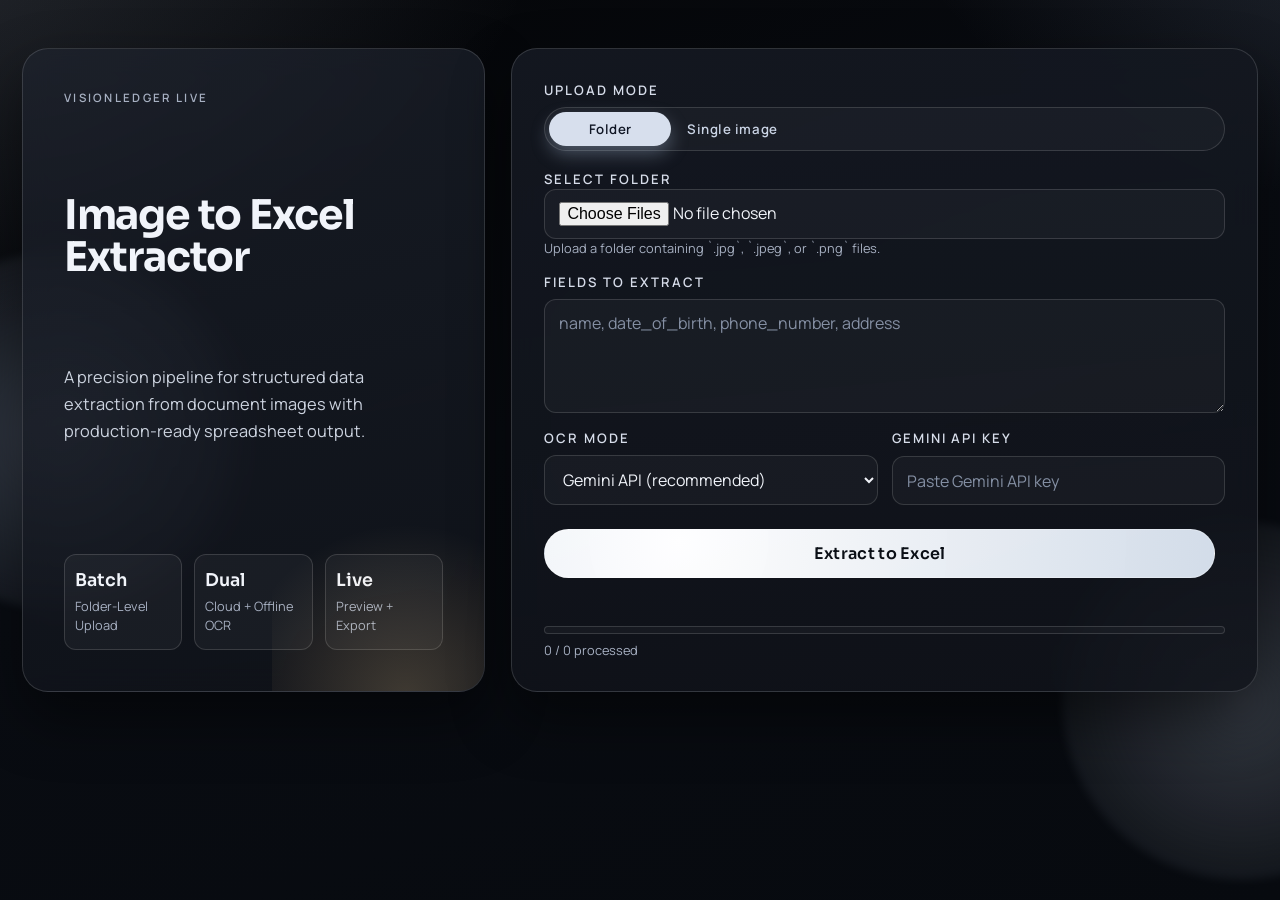
<file: templates/index.html>
﻿<!doctype html>
<html lang="en">
<head>
  <meta charset="UTF-8" />
  <meta name="viewport" content="width=device-width, initial-scale=1.0" />
  <title>VisionLedger Live | Precision Extraction</title>
  <link rel="preconnect" href="https://fonts.googleapis.com" />
  <link rel="preconnect" href="https://fonts.gstatic.com" crossorigin />
  <link href="https://fonts.googleapis.com/css2?family=Manrope:wght@400;500;600;700&family=Sora:wght@500;600;700&display=swap" rel="stylesheet" />
  <link rel="stylesheet" href="/static/styles.css" />
</head>
<body>
  <div class="ambient-glow ambient-glow-left" aria-hidden="true"></div>
  <div class="ambient-glow ambient-glow-right" aria-hidden="true"></div>

  <main class="page-shell">
    <section class="hero-block">
      <p class="eyebrow">VisionLedger Live</p>
      <h1>Image to Excel Extractor</h1>
      <p class="hero-copy">A precision pipeline for structured data extraction from document images with production-ready spreadsheet output.</p>
      <div class="hero-metrics">
        <article>
          <span class="metric-value">Batch</span>
          <span class="metric-label">Folder-Level Upload</span>
        </article>
        <article>
          <span class="metric-value">Dual</span>
          <span class="metric-label">Cloud + Offline OCR</span>
        </article>
        <article>
          <span class="metric-value">Live</span>
          <span class="metric-label">Preview + Export</span>
        </article>
      </div>
    </section>

    <section class="control-panel">
      <form id="extract-form">
        <div class="field-group">
          <span class="label">Upload mode</span>
          <div class="upload-mode" role="radiogroup" aria-label="Upload mode">
            <label class="mode-option">
              <input type="radio" name="upload_mode" value="folder" checked />
              <span>Folder</span>
            </label>
            <label class="mode-option">
              <input type="radio" name="upload_mode" value="single" />
              <span>Single image</span>
            </label>
          </div>
        </div>

        <div class="field-group">
          <div id="folder-upload-group">
            <label class="label" for="folder">Select folder</label>
            <input id="folder" name="files" type="file" webkitdirectory directory multiple required />
            <p class="hint">Upload a folder containing `.jpg`, `.jpeg`, or `.png` files.</p>
          </div>
          <div id="single-upload-group" class="hidden">
            <label class="label" for="single_image">Select image</label>
            <input id="single_image" type="file" accept=".jpg,.jpeg,.png,image/jpeg,image/png" />
            <p class="hint">Upload one `.jpg`, `.jpeg`, or `.png` image.</p>
          </div>
        </div>

        <div class="field-group">
          <label class="label" for="fields_to_extract">Fields to extract</label>
          <textarea
            id="fields_to_extract"
            name="fields_to_extract"
            rows="4"
            placeholder="name, date_of_birth, phone_number, address"
            required
          ></textarea>
        </div>

        <div class="grid-2">
          <div class="field-group">
            <label class="label" for="ocr_mode">OCR mode</label>
            <select id="ocr_mode" name="ocr_mode">
              <option value="gemini" selected>Gemini API (recommended)</option>
              <option value="local">Local OCR (offline)</option>
            </select>
          </div>

          <div id="gemini-fields" class="field-group">
            <label class="label" for="gemini_api_key">Gemini API key</label>
            <input id="gemini_api_key" name="gemini_api_key" type="password" placeholder="Paste Gemini API key" />
          </div>
        </div>

        <div class="action-row">
          <button id="submit-btn" type="submit">Extract to Excel</button>
          <button id="stop-btn" type="button" class="secondary-btn hidden">Stop</button>
        </div>
      </form>

      <div id="status" class="status" aria-live="polite"></div>
      <div class="progress-wrap" aria-hidden="true">
        <div class="progress-track">
          <div id="progress-fill" class="progress-fill"></div>
        </div>
        <p id="progress-count" class="progress-count">0 / 0 processed</p>
      </div>

    </section>

    <section id="result" class="result workspace hidden" aria-live="polite">
      <div class="result-head">
        <p id="live-summary">Live session</p>
        <a id="download-link" href="#">Download Excel</a>
      </div>

      <div class="workspace-tabs" role="tablist" aria-label="Result views">
        <button id="tab-processing" class="workspace-tab active" type="button" role="tab" aria-selected="true" data-view="processing">
          Processing
        </button>
        <button id="tab-review" class="workspace-tab" type="button" role="tab" aria-selected="false" data-view="review">
          Review Workspace
        </button>
      </div>

      <div id="view-processing" class="workspace-view">
        <div class="processing-grid">
          <article class="processing-card">
            <h3>Pipeline</h3>
            <p id="processing-overview">Upload configured. Start extraction to begin live indexing.</p>
          </article>
          <article class="processing-card">
            <h3>Current File</h3>
            <p id="processing-current-file">Waiting for first processed image.</p>
          </article>
          <article class="processing-card">
            <h3>Navigator</h3>
            <p>Open Review Workspace for full-width table analysis and visual source validation.</p>
          </article>
        </div>
        <div class="processing-actions">
          <button id="open-review-btn" type="button" class="secondary-btn">Open Review Workspace</button>
        </div>
      </div>

      <div id="view-review" class="workspace-view hidden">
        <div class="ops-toolbar">
          <input id="table-search" type="search" placeholder="Search extracted values or file names" />
          <select id="status-filter">
            <option value="all">All statuses</option>
            <option value="ok">Successful</option>
            <option value="error">Errors only</option>
          </select>
          <label class="follow-latest-toggle" for="follow-latest">
            <input id="follow-latest" type="checkbox" checked />
            <span>Follow latest</span>
          </label>
          <p id="live-count" class="live-count">0 records visible</p>
          <button id="toggle-image-pane" type="button" class="secondary-btn viewer-toggle">Collapse Image</button>
        </div>

        <div id="review-layout" class="review-layout">
          <div class="data-pane">
            <h3>Structured Data (Live)</h3>
            <div class="table-wrap">
              <table id="preview-table"></table>
            </div>
          </div>
          <aside id="review-image-pane" class="image-pane">
            <div class="image-pane-head">
              <h3>Source Image (Live)</h3>
              <p id="current-file" class="current-file">No image selected</p>
            </div>
            <div class="image-frame">
              <img id="source-preview" alt="Currently selected source file preview" />
            </div>
            <div id="thumb-rail" class="thumb-rail" aria-label="Processed files"></div>
          </aside>
        </div>
      </div>
    </section>
  </main>

  <script src="/static/app.js"></script>
</body>
</html>
</file>
<file: static/styles.css>
﻿:root {
  --bg-main: #07090d;
  --bg-surface: rgba(16, 19, 26, 0.84);
  --bg-surface-strong: rgba(20, 24, 33, 0.95);
  --ink-primary: #f1f4fa;
  --ink-secondary: #a7b0c2;
  --line-soft: rgba(255, 255, 255, 0.14);
  --line-strong: rgba(255, 255, 255, 0.24);
  --accent-glow: rgba(180, 202, 235, 0.35);
  --ok: #8cd9ac;
  --warn: #ffc07c;
  --danger: #ff8d8d;
  --radius-xl: 26px;
  --radius-lg: 16px;
  --radius-sm: 12px;
  --shadow-depth: 0 26px 60px rgba(0, 0, 0, 0.48);
  --line-gold: rgba(235, 205, 140, 0.44);
  --accent-gold: #f2cf90;
}

* {
  box-sizing: border-box;
}

html,
body {
  margin: 0;
  min-height: 100%;
}

body {
  font-family: "Manrope", "Segoe UI", sans-serif;
  color: var(--ink-primary);
  background:
    radial-gradient(1200px 700px at -14% -10%, rgba(169, 183, 208, 0.23), transparent 60%),
    radial-gradient(1000px 660px at 115% -20%, rgba(136, 153, 183, 0.28), transparent 60%),
    linear-gradient(160deg, #040507 0%, #090c12 45%, #070a0f 100%);
  position: relative;
  overflow-x: hidden;
}

.ambient-glow {
  position: fixed;
  width: clamp(220px, 28vw, 360px);
  height: clamp(220px, 28vw, 360px);
  border-radius: 50%;
  pointer-events: none;
  filter: blur(5px);
  z-index: 0;
  animation: floatPulse 8.5s ease-in-out infinite;
}

.ambient-glow-left {
  left: -120px;
  top: 28%;
  background: radial-gradient(circle, rgba(180, 200, 232, 0.27), rgba(180, 200, 232, 0));
}

.ambient-glow-right {
  right: -140px;
  top: 58%;
  background: radial-gradient(circle, rgba(220, 232, 255, 0.2), rgba(220, 232, 255, 0));
  animation-delay: 1.2s;
}

.page-shell {
  position: relative;
  z-index: 1;
  width: min(1340px, 100% - 44px);
  margin: 48px auto;
  display: grid;
  grid-template-columns: minmax(280px, 0.9fr) minmax(0, 1.45fr);
  gap: 26px;
}

.hero-block,
.control-panel {
  border: 1px solid var(--line-soft);
  border-radius: var(--radius-xl);
  background: linear-gradient(170deg, rgba(30, 35, 46, 0.7), rgba(16, 19, 26, 0.84));
  box-shadow: var(--shadow-depth);
  backdrop-filter: blur(14px);
}

.hero-block {
  padding: clamp(28px, 3.2vw, 42px);
  display: flex;
  flex-direction: column;
  justify-content: space-between;
  position: relative;
  overflow: hidden;
}

.hero-block::after {
  content: "";
  position: absolute;
  inset: auto -12% -32% auto;
  width: 58%;
  height: 62%;
  background: radial-gradient(circle, rgba(242, 207, 144, 0.21), transparent 72%);
  pointer-events: none;
}

.eyebrow {
  margin: 0;
  text-transform: uppercase;
  letter-spacing: 0.2em;
  font-size: 0.72rem;
  color: var(--ink-secondary);
  font-weight: 600;
}

h1 {
  margin: 14px 0 10px;
  font-family: "Sora", "Segoe UI", sans-serif;
  font-size: clamp(1.9rem, 3.2vw, 3.25rem);
  line-height: 1.04;
  letter-spacing: -0.03em;
}

.hero-copy {
  margin: 0;
  max-width: 35ch;
  color: #ccd3df;
  font-size: 1.02rem;
  line-height: 1.65;
}

.hero-metrics {
  margin-top: 34px;
  display: grid;
  grid-template-columns: repeat(3, minmax(0, 1fr));
  gap: 12px;
}

.hero-metrics article {
  border: 1px solid var(--line-soft);
  border-radius: var(--radius-sm);
  background: rgba(255, 255, 255, 0.04);
  padding: 14px 10px;
  display: grid;
  gap: 6px;
  min-height: 90px;
}

.metric-value {
  font-family: "Sora", "Segoe UI", sans-serif;
  font-size: 1.1rem;
  font-weight: 600;
}

.metric-label {
  color: var(--ink-secondary);
  font-size: 0.8rem;
  line-height: 1.5;
}

.control-panel {
  padding: clamp(22px, 2.6vw, 32px);
  background: linear-gradient(175deg, var(--bg-surface-strong), var(--bg-surface));
}

#extract-form {
  display: grid;
  gap: 16px;
}

.field-group {
  display: grid;
  gap: 8px;
}

.label {
  font-size: 0.82rem;
  text-transform: uppercase;
  letter-spacing: 0.15em;
  font-weight: 600;
  color: #d7ddea;
}

.hint {
  margin: 0;
  color: var(--ink-secondary);
  font-size: 0.8rem;
}

.grid-2 {
  display: grid;
  grid-template-columns: repeat(2, minmax(0, 1fr));
  gap: 14px;
}

.upload-mode {
  display: inline-flex;
  padding: 4px;
  border-radius: 999px;
  border: 1px solid var(--line-soft);
  background: rgba(255, 255, 255, 0.03);
}

.mode-option {
  position: relative;
  display: inline-flex;
  align-items: center;
}

.mode-option input {
  position: absolute;
  opacity: 0;
  pointer-events: none;
}

.mode-option span {
  display: inline-flex;
  align-items: center;
  justify-content: center;
  min-width: 122px;
  padding: 8px 14px;
  border-radius: 999px;
  color: #c9d3e4;
  font-size: 0.83rem;
  font-weight: 600;
  letter-spacing: 0.04em;
  transition: background-color 180ms ease, color 180ms ease, box-shadow 180ms ease;
}

.mode-option input:checked + span {
  background: rgba(230, 238, 252, 0.93);
  color: #111725;
  box-shadow: 0 8px 18px rgba(180, 199, 230, 0.34);
}

input,
textarea,
select,
button {
  width: 100%;
  font: inherit;
}

input,
textarea,
select {
  border: 1px solid var(--line-soft);
  border-radius: var(--radius-sm);
  background: rgba(255, 255, 255, 0.03);
  color: var(--ink-primary);
  padding: 12px 14px;
  transition: border-color 180ms ease, box-shadow 180ms ease, background-color 180ms ease;
}

input::placeholder,
textarea::placeholder {
  color: #8590a4;
}

textarea {
  resize: vertical;
  min-height: 110px;
}

input:focus,
textarea:focus,
select:focus {
  outline: none;
  border-color: var(--line-strong);
  box-shadow: 0 0 0 4px var(--accent-glow);
  background: rgba(255, 255, 255, 0.06);
}

button {
  border: 1px solid rgba(255, 255, 255, 0.28);
  border-radius: 999px;
  padding: 13px 18px;
  font-family: "Sora", "Segoe UI", sans-serif;
  letter-spacing: 0.02em;
  font-weight: 600;
  color: #0b0f16;
  background:
    radial-gradient(circle at 20% 25%, rgba(255, 255, 255, 0.95), rgba(211, 220, 233, 0.96)),
    linear-gradient(160deg, #f6f8fc, #cfd8e6);
  cursor: pointer;
  transition: transform 180ms ease, box-shadow 180ms ease, filter 180ms ease;
}

button:hover {
  transform: translateY(-1px);
  box-shadow: 0 12px 28px rgba(190, 208, 235, 0.38);
  filter: brightness(1.02);
}

button:active {
  transform: translateY(0);
}

.action-row {
  display: grid;
  grid-template-columns: 1fr auto;
  gap: 10px;
  margin-top: 8px;
}

.secondary-btn {
  width: auto;
  min-width: 118px;
  color: #f0f3fa;
  border: 1px solid var(--line-gold);
  background: linear-gradient(160deg, rgba(255, 241, 215, 0.12), rgba(222, 188, 123, 0.08));
}

.secondary-btn:hover {
  box-shadow: 0 12px 28px rgba(234, 196, 124, 0.2);
}

.status {
  margin-top: 16px;
  min-height: 24px;
  border-radius: 10px;
  font-size: 0.94rem;
  font-weight: 600;
  color: var(--ink-secondary);
}

.status.info {
  color: var(--warn);
}

.status.success {
  color: var(--ok);
}

.status.error {
  color: var(--danger);
}

.progress-wrap {
  margin-top: 8px;
}

.progress-track {
  width: 100%;
  height: 8px;
  border-radius: 999px;
  border: 1px solid var(--line-soft);
  background: rgba(255, 255, 255, 0.03);
  overflow: hidden;
}

.progress-fill {
  width: 0%;
  height: 100%;
  background: linear-gradient(90deg, #e7eefc, #bfcde2);
  box-shadow: 0 0 14px rgba(208, 220, 246, 0.45);
  transition: width 220ms ease;
}

.progress-count {
  margin: 7px 0 0;
  color: var(--ink-secondary);
  font-size: 0.8rem;
}

.result {
  grid-column: 1 / -1;
  margin-top: 2px;
  padding: 16px;
  border: 1px solid var(--line-soft);
  border-radius: var(--radius-lg);
  background: linear-gradient(165deg, rgba(20, 24, 32, 0.92), rgba(15, 19, 26, 0.88));
}

.workspace {
  display: grid;
  gap: 14px;
}

.result-head {
  display: flex;
  align-items: center;
  justify-content: space-between;
  gap: 12px;
  margin-bottom: 10px;
}

.result-head p {
  margin: 0;
  font-family: "Sora", "Segoe UI", sans-serif;
  font-size: 0.95rem;
  letter-spacing: 0.03em;
  text-transform: uppercase;
  color: var(--ink-secondary);
}

.workspace-tabs {
  display: inline-flex;
  width: fit-content;
  padding: 4px;
  border-radius: 999px;
  border: 1px solid var(--line-soft);
  background: rgba(255, 255, 255, 0.03);
}

.workspace-tab {
  width: auto;
  border: 0;
  padding: 9px 16px;
  border-radius: 999px;
  color: #cfd7e7;
  background: transparent;
  box-shadow: none;
}

.workspace-tab:hover {
  transform: none;
  filter: none;
  box-shadow: none;
  background: rgba(255, 255, 255, 0.08);
}

.workspace-tab.active {
  color: #121927;
  background: linear-gradient(150deg, #f4f7fd, #d1dae8);
  box-shadow: 0 6px 16px rgba(180, 199, 230, 0.3);
}

.workspace-view {
  display: grid;
  gap: 12px;
}

.processing-grid {
  display: grid;
  grid-template-columns: repeat(3, minmax(0, 1fr));
  gap: 12px;
}

.processing-card {
  border: 1px solid var(--line-soft);
  border-radius: var(--radius-sm);
  background: rgba(255, 255, 255, 0.02);
  padding: 14px;
}

.processing-card h3 {
  margin: 0 0 8px;
  font-family: "Sora", "Segoe UI", sans-serif;
  font-size: 0.82rem;
  text-transform: uppercase;
  letter-spacing: 0.1em;
  color: var(--ink-secondary);
}

.processing-card p {
  margin: 0;
  color: #d6ddeb;
  font-size: 0.92rem;
  line-height: 1.5;
}

.processing-actions {
  display: flex;
  justify-content: flex-start;
}

.ops-toolbar {
  display: grid;
  grid-template-columns: minmax(260px, 1fr) 170px auto auto auto;
  align-items: center;
  gap: 10px;
  margin-bottom: 2px;
}

.ops-toolbar input,
.ops-toolbar select {
  height: 42px;
}

.follow-latest-toggle {
  display: inline-flex;
  align-items: center;
  gap: 8px;
  height: 42px;
  padding: 0 12px;
  border: 1px solid var(--line-soft);
  border-radius: 999px;
  color: #d4dbea;
  font-size: 0.82rem;
  white-space: nowrap;
}

.follow-latest-toggle input {
  width: 16px;
  height: 16px;
  margin: 0;
}

.live-count {
  margin: 0;
  border: 1px solid var(--line-soft);
  border-radius: 999px;
  height: 42px;
  display: inline-flex;
  align-items: center;
  padding: 0 14px;
  color: #d4dbea;
  font-size: 0.82rem;
  white-space: nowrap;
}

.viewer-toggle {
  width: auto;
  min-width: 148px;
  height: 42px;
  padding: 0 14px;
  white-space: nowrap;
}

.review-layout {
  display: grid;
  grid-template-columns: 1fr;
  gap: 12px;
}

.data-pane h3,
.image-pane h3 {
  margin: 0 0 8px;
  font-family: "Sora", "Segoe UI", sans-serif;
  font-size: 0.84rem;
  text-transform: uppercase;
  letter-spacing: 0.12em;
  color: var(--ink-secondary);
}

a {
  color: #f2f6ff;
  text-decoration: none;
  border-bottom: 1px solid rgba(255, 255, 255, 0.45);
  transition: border-color 180ms ease, color 180ms ease;
}

a:hover {
  color: #ffffff;
  border-color: #ffffff;
}

.table-wrap {
  overflow: auto;
  border: 1px solid var(--line-soft);
  border-radius: var(--radius-sm);
  max-height: min(54vh, 640px);
  background: rgba(11, 14, 19, 0.48);
}

table {
  width: 100%;
  border-collapse: collapse;
  min-width: 980px;
}

th,
td {
  padding: 12px;
  text-align: left;
  vertical-align: top;
  border-bottom: 1px solid rgba(255, 255, 255, 0.1);
}

th {
  position: sticky;
  top: 0;
  background: rgba(22, 27, 37, 0.96);
  color: #dce4f2;
  font-size: 0.78rem;
  text-transform: uppercase;
  letter-spacing: 0.08em;
}

td {
  color: #d0d7e4;
  font-size: 0.9rem;
  line-height: 1.45;
}

#preview-table tbody tr {
  cursor: pointer;
  transition: background-color 180ms ease;
}

#preview-table tbody tr:hover {
  background: rgba(255, 255, 255, 0.04);
}

#preview-table tbody tr.active {
  background: rgba(186, 202, 227, 0.17);
}

#preview-table tbody tr.row-error {
  outline: 1px solid rgba(255, 141, 141, 0.4);
  outline-offset: -1px;
}

.image-pane {
  border: 1px solid var(--line-soft);
  border-radius: var(--radius-sm);
  padding: 12px;
  background: rgba(255, 255, 255, 0.02);
  display: grid;
  gap: 10px;
}

.image-pane-head {
  display: flex;
  justify-content: space-between;
  align-items: flex-start;
  gap: 12px;
}

.image-pane-head h3 {
  margin: 0;
}

.current-file {
  margin: 0;
  font-size: 0.8rem;
  color: #cbd3e2;
  word-break: break-word;
  max-width: 70ch;
  text-align: right;
}

.image-frame {
  border: 1px solid var(--line-soft);
  border-radius: var(--radius-sm);
  background: rgba(8, 10, 14, 0.66);
  min-height: 250px;
  max-height: min(34vh, 400px);
  display: grid;
  place-items: center;
  overflow: hidden;
}

.image-frame img {
  max-width: 100%;
  max-height: min(34vh, 400px);
  object-fit: contain;
  display: none;
}

.image-frame img.visible {
  display: block;
}

.thumb-rail {
  display: flex;
  gap: 8px;
  overflow: auto;
  padding-bottom: 2px;
}

.thumb-item {
  width: 56px;
  height: 56px;
  border: 1px solid var(--line-soft);
  border-radius: 10px;
  padding: 0;
  background: rgba(255, 255, 255, 0.03);
  cursor: pointer;
  overflow: hidden;
  flex: 0 0 auto;
}

.thumb-item img {
  width: 100%;
  height: 100%;
  object-fit: cover;
  display: block;
}

.thumb-item.active {
  border-color: var(--accent-gold);
  box-shadow: 0 0 0 2px rgba(242, 207, 144, 0.25);
}

#review-layout.image-collapsed .image-pane {
  display: none;
}

#review-layout.image-collapsed .table-wrap {
  max-height: min(74vh, 900px);
}

.hidden {
  display: none;
}

@keyframes floatPulse {
  0%,
  100% {
    transform: translateY(0px) scale(1);
    opacity: 0.62;
  }
  50% {
    transform: translateY(-8px) scale(1.04);
    opacity: 0.95;
  }
}

@media (max-width: 1024px) {
  .page-shell {
    grid-template-columns: 1fr;
    width: min(1080px, 100% - 30px);
    margin: 26px auto 32px;
  }

  .hero-copy {
    max-width: 56ch;
  }

  .processing-grid {
    grid-template-columns: 1fr;
  }

  .ops-toolbar {
    grid-template-columns: 1fr 170px auto auto;
  }

  .viewer-toggle {
    grid-column: 1 / -1;
    justify-self: flex-start;
  }

  table {
    min-width: 840px;
  }
}

@media (max-width: 700px) {
  .hero-metrics {
    grid-template-columns: 1fr;
  }

  .grid-2 {
    grid-template-columns: 1fr;
  }

  .action-row {
    grid-template-columns: 1fr;
  }

  .result-head {
    flex-direction: column;
    align-items: flex-start;
  }

  .ops-toolbar {
    grid-template-columns: 1fr;
  }

  .follow-latest-toggle,
  .live-count,
  .viewer-toggle {
    width: fit-content;
  }

  .live-count {
    height: auto;
    padding: 10px 14px;
  }

  .image-pane-head {
    flex-direction: column;
    align-items: flex-start;
  }

  .current-file {
    text-align: left;
  }

  table {
    min-width: 620px;
  }

  th,
  td {
    padding: 10px;
  }
}
</file>
